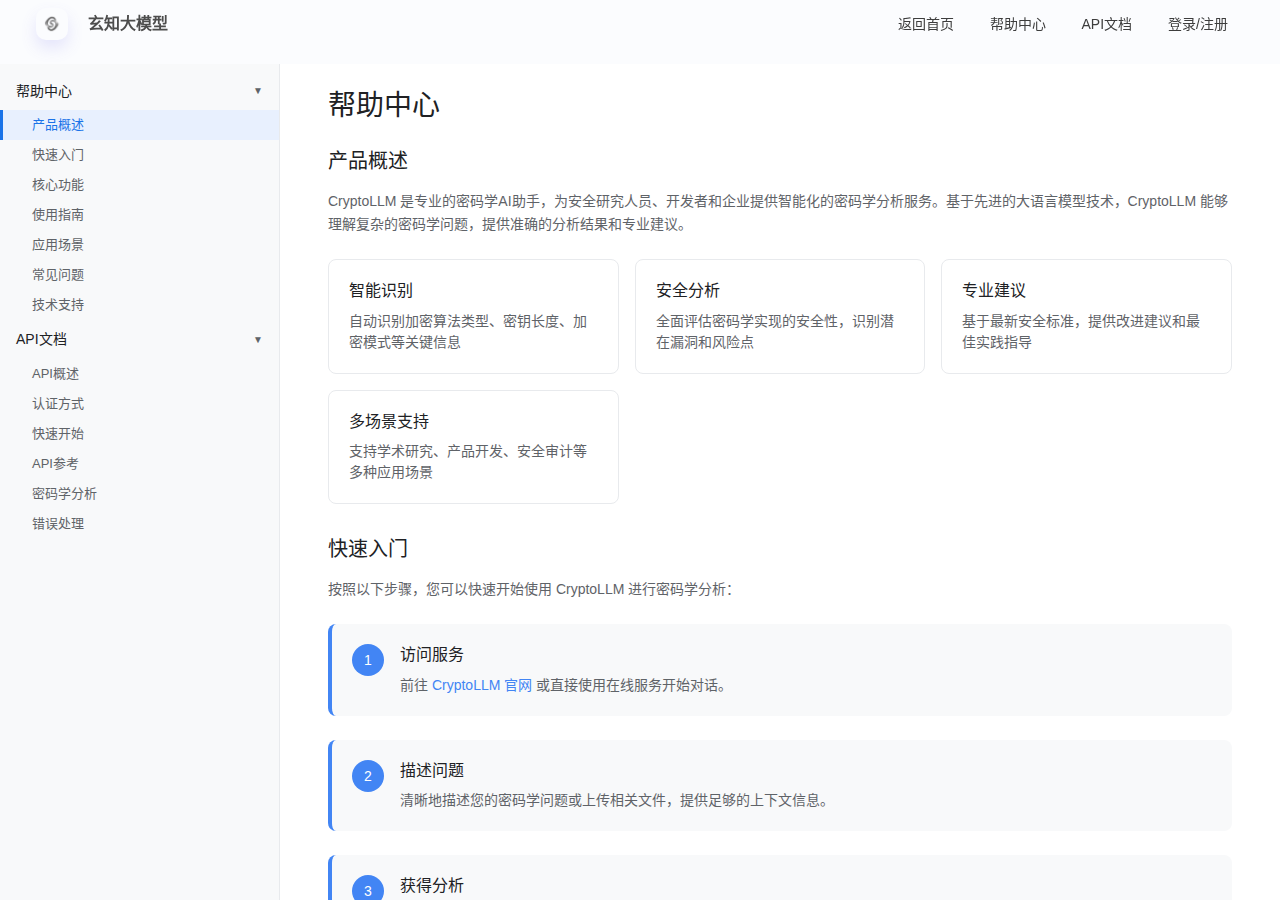
<file: docs.html>
<!DOCTYPE html>
<html lang="zh-CN">
<head>
    <meta charset="UTF-8">
    <meta name="viewport" content="width=device-width, initial-scale=1.0">
    <title>CryptoLLM 帮助中心 & API文档</title>
    <link rel="stylesheet" href="css/style.css">
    <link rel="stylesheet" href="css/docs.css">
    <link rel="icon" href="assets/images/favicon.ico" type="image/x-icon">
</head>
<body>
    <!-- 顶部导航 - 使用首页样式 -->
    <div class="commonHeader">
        <div class="commonHeader__container">
            <div class="SiteBrand___R6DmL">
                <div class="leftMenu___ph6MK">
                    <div class="leftMenuLogo___YArLG">
                        <img class="leftMenuLogoImg___W2uMK" src="assets/images/logo1.png" alt="logo">
                    </div>
                    <div class="leftMenuColumn___XLoF9">玄知大模型</div>
                </div>
            </div>
            <div class="commonHeader__container__right">
                <div class="UserAccount___vc8Yx">
                    <span class="UserAccount__Link___OsXdv" onclick="window.open('index.html', '_self')">
                        <span class="UserAccount__Link__Text___NYqqn">返回首页</span>
                    </span>
                    <span class="UserAccount__Link___OsXdv">
                        <a href="#help-section" style="color: inherit; text-decoration: none;">
                            <span class="UserAccount__Link__Text___NYqqn">帮助中心</span>
                        </a>
                    </span>
                    <span class="UserAccount__Link___OsXdv">
                        <a href="#api-section" style="color: inherit; text-decoration: none;">
                            <span class="UserAccount__Link__Text___NYqqn">API文档</span>
                        </a>
                    </span>
                    <span class="UserAccount__Link___OsXdv" onclick="window.open('https://cryptollm.xidian.edu.cn/', '_blank')">
                        <span class="UserAccount__Link__Text___NYqqn">登录/注册</span>
                    </span>
                </div>
            </div>
        </div>
    </div>

    <div class="docs-container">
        <!-- 右侧导航 -->
        <aside class="docs-sidebar">
            <nav class="docs-nav">
                <div class="nav-section">
                    <h3 class="nav-title">帮助中心</h3>
                    <ul>
                        <li><a href="#overview" class="active">产品概述</a></li>
                        <li><a href="#getting-started">快速入门</a></li>
                        <li><a href="#features">核心功能</a></li>
                        <li><a href="#usage-guide">使用指南</a></li>
                        <li><a href="#scenarios">应用场景</a></li>
                        <li><a href="#faq">常见问题</a></li>
                        <li><a href="#support">技术支持</a></li>
                    </ul>
                </div>
                <div class="nav-section">
                    <h3 class="nav-title">API文档</h3>
                    <ul>
                        <li><a href="#api-overview">API概述</a></li>
                        <li><a href="#authentication">认证方式</a></li>
                        <li><a href="#api-getting-started">快速开始</a></li>
                        <li><a href="#endpoints">API参考</a></li>
                        <li><a href="#crypto-analysis">密码学分析</a></li>
                        <li><a href="#error-handling">错误处理</a></li>
                    </ul>
                </div>
            </nav>
        </aside>

        <!-- 主内容区域 -->
        <main class="docs-content">
            <!-- 帮助中心部分 -->
            <div id="help-section" class="content-section">
                <h1 class="section-title">帮助中心</h1>
                
                <!-- 产品概述 -->
                <section id="overview" class="content-block">
                    <h2>产品概述</h2>
                    <p>CryptoLLM 是专业的密码学AI助手，为安全研究人员、开发者和企业提供智能化的密码学分析服务。基于先进的大语言模型技术，CryptoLLM 能够理解复杂的密码学问题，提供准确的分析结果和专业建议。</p>
                    
                    <div class="feature-grid">
                        <div class="feature-card">
                            <h3>智能识别</h3>
                            <p>自动识别加密算法类型、密钥长度、加密模式等关键信息</p>
                        </div>
                        <div class="feature-card">
                            <h3>安全分析</h3>
                            <p>全面评估密码学实现的安全性，识别潜在漏洞和风险点</p>
                        </div>
                        <div class="feature-card">
                            <h3>专业建议</h3>
                            <p>基于最新安全标准，提供改进建议和最佳实践指导</p>
                        </div>
                        <div class="feature-card">
                            <h3>多场景支持</h3>
                            <p>支持学术研究、产品开发、安全审计等多种应用场景</p>
                        </div>
                    </div>
                </section>

                <!-- 快速入门 -->
                <section id="getting-started" class="content-block">
                    <h2>快速入门</h2>
                    <p>按照以下步骤，您可以快速开始使用 CryptoLLM 进行密码学分析：</p>
                    
                    <div class="step-list">
                        <div class="step-item">
                            <div class="step-number">1</div>
                            <div class="step-content">
                                <h3>访问服务</h3>
                                <p>前往 <a href="https://cryptollm.xidian.edu.cn/" target="_blank">CryptoLLM 官网</a> 或直接使用在线服务开始对话。</p>
                            </div>
                        </div>
                        
                        <div class="step-item">
                            <div class="step-number">2</div>
                            <div class="step-content">
                                <h3>描述问题</h3>
                                <p>清晰地描述您的密码学问题或上传相关文件，提供足够的上下文信息。</p>
                            </div>
                        </div>
                        
                        <div class="step-item">
                            <div class="step-number">3</div>
                            <div class="step-content">
                                <h3>获得分析</h3>
                                <p>CryptoLLM 将为您提供详细的分析结果、安全评估和改进建议。</p>
                            </div>
                        </div>
                    </div>
                </section>

                <!-- 核心功能 -->
                <section id="features" class="content-block">
                    <h2>核心功能</h2>
                    
                    <div class="features-list">
                        <div class="feature-item">
                            <h3>算法识别与分析</h3>
                            <p>支持主流密码学算法的识别和深度分析：</p>
                            <ul>
                                <li><strong>对称加密：</strong>AES、DES、3DES、ChaCha20、Salsa20</li>
                                <li><strong>非对称加密：</strong>RSA、ECC、ElGamal、DSA</li>
                                <li><strong>哈希函数：</strong>SHA系列、MD5、BLAKE2、Keccak</li>
                                <li><strong>数字签名：</strong>ECDSA、RSA签名、EdDSA</li>
                                <li><strong>密钥交换：</strong>DH、ECDH、X25519、X448</li>
                            </ul>
                        </div>
                        
                        <div class="feature-item">
                            <h3>安全性评估</h3>
                            <p>全方位的密码学安全评估服务：</p>
                            <ul>
                                <li>密钥长度和强度评估</li>
                                <li>算法配置安全性检查</li>
                                <li>实现方式漏洞检测</li>
                                <li>侧信道攻击风险评估</li>
                                <li>合规性标准检查</li>
                            </ul>
                        </div>
                    </div>
                </section>

                <!-- 使用指南 -->
                <section id="usage-guide" class="content-block">
                    <h2>使用指南</h2>
                    
                    <div class="guide-content">
                        <h3>基础分析</h3>
                        <p>向 CryptoLLM 提供哈希值，系统将自动识别算法类型并进行分析：</p>
                        <div class="example-box">
                            <div class="example-title">示例对话</div>
                            <div class="chat-example">
                                <div class="user-message">请分析这个哈希值：d41d8cd98f00b204e9800998ecf8427e</div>
                                <div class="ai-message">这是一个MD5哈希值，长度为32位十六进制字符。经过分析，这个哈希对应的原文是空字符串("")。需要注意的是，MD5算法已存在碰撞攻击，不建议在安全敏感场景中使用，建议升级至SHA-256或更安全的哈希算法。</div>
                            </div>
                        </div>
                    </div>
                </section>

                <!-- 应用场景 -->
                <section id="scenarios" class="content-block">
                    <h2>应用场景</h2>
                    
                    <div class="scenarios-grid">
                        <div class="scenario-card">
                            <h3>学术研究</h3>
                            <p>为密码学研究提供智能分析工具</p>
                        </div>
                        <div class="scenario-card">
                            <h3>产品开发</h3>
                            <p>协助开发团队构建安全产品</p>
                        </div>
                        <div class="scenario-card">
                            <h3>安全审计</h3>
                            <p>专业的安全评估和审计服务</p>
                        </div>
                        <div class="scenario-card">
                            <h3>教育培训</h3>
                            <p>密码学教育和人才培养</p>
                        </div>
                    </div>
                </section>

                <!-- 常见问题 -->
                <section id="faq" class="content-block">
                    <h2>常见问题</h2>
                    
                    <div class="faq-list">
                        <div class="faq-item">
                            <div class="faq-question" onclick="toggleFAQ(this)">
                                <h3>CryptoLLM 适用于哪些用户群体？</h3>
                                <span class="faq-toggle">+</span>
                            </div>
                            <div class="faq-answer">
                                <p>CryptoLLM 主要面向安全研究人员、软件开发者、网络安全专家、学术研究者和企业用户。</p>
                            </div>
                        </div>
                        
                        <div class="faq-item">
                            <div class="faq-question" onclick="toggleFAQ(this)">
                                <h3>如何保证分析结果的准确性和可靠性？</h3>
                                <span class="faq-toggle">+</span>
                            </div>
                            <div class="faq-answer">
                                <p>我们基于权威密码学文献和标准训练模型，持续更新最新的安全研究成果，并建议用户结合专业判断使用分析结果。</p>
                            </div>
                        </div>
                    </div>
                </section>

                <!-- 技术支持 -->
                <section id="support" class="content-block">
                    <h2>技术支持</h2>
                    
                    <div class="contact-grid">
                        <div class="contact-card">
                            <h3>📧 邮件支持</h3>
                            <p>technical-support@cryptollm.xidian.edu.cn</p>
                        </div>
                        <div class="contact-card">
                            <h3>🎓 学术合作</h3>
                            <p>nss-lab@xidian.edu.cn</p>
                        </div>
                    </div>
                </section>
            </div>

            <!-- API文档部分 -->
            <div id="api-section" class="content-section">
                <h1 class="section-title">API文档</h1>
                
                <!-- API概述 -->
                <section id="api-overview" class="content-block">
                    <h2>API概述</h2>
                    <p>CryptoLLM API 为开发者提供了强大的密码学分析能力，支持多种加密算法的分析、破解和安全评估。通过简单的HTTP请求，您可以轻松集成我们的AI密码学专家能力到您的应用中。</p>
                    
                    <div class="feature-grid">
                        <div class="feature-card">
                            <h3>加密算法分析</h3>
                            <p>支持RSA、AES、DES等主流加密算法的安全性分析</p>
                        </div>
                        <div class="feature-card">
                            <h3>密钥管理</h3>
                            <p>提供密钥生成、验证和强度评估功能</p>
                        </div>
                        <div class="feature-card">
                            <h3>安全评估</h3>
                            <p>全面的密码学安全性评估和风险分析报告</p>
                        </div>
                        <div class="feature-card">
                            <h3>高性能</h3>
                            <p>毫秒级响应，支持高并发请求处理</p>
                        </div>
                    </div>
                </section>

                <!-- 认证方式 -->
                <section id="authentication" class="content-block">
                    <h2>认证方式</h2>
                    <p>CryptoLLM API 使用API密钥进行身份验证。您需要在请求头中包含您的API密钥：</p>
                    
                    <div class="code-block">
                        <div class="code-header">
                            <span>HTTP Header</span>
                            <button class="copy-btn" onclick="copyCode(this)">复制</button>
                        </div>
                        <pre><code>Authorization: Bearer YOUR_API_KEY
Content-Type: application/json</code></pre>
                    </div>
                </section>

                <!-- 快速开始 -->
                <section id="api-getting-started" class="content-block">
                    <h2>快速开始</h2>
                    <p>以下是一个简单的示例，展示如何使用CryptoLLM API进行密码学分析：</p>

                    <div class="code-tabs">
                        <div class="tab-buttons">
                            <button class="tab-btn active" onclick="showTab('curl')">cURL</button>
                            <button class="tab-btn" onclick="showTab('python')">Python</button>
                            <button class="tab-btn" onclick="showTab('javascript')">JavaScript</button>
                        </div>

                        <div class="tab-content active" id="curl">
                            <div class="code-block">
                                <div class="code-header">
                                    <span>cURL</span>
                                    <button class="copy-btn" onclick="copyCode(this)">复制</button>
                                </div>
                                <pre><code>curl -X POST "https://api.cryptollm.xidian.edu.cn/v1/analyze" \
  -H "Authorization: Bearer YOUR_API_KEY" \
  -H "Content-Type: application/json" \
  -d '{
    "type": "hash_analysis",
    "input": "5d41402abc4b2a76b9719d911017c592",
    "algorithm": "md5"
  }'</code></pre>
                            </div>
                        </div>

                        <div class="tab-content" id="python">
                            <div class="code-block">
                                <div class="code-header">
                                    <span>Python</span>
                                    <button class="copy-btn" onclick="copyCode(this)">复制</button>
                                </div>
                                <pre><code>import requests

url = "https://api.cryptollm.xidian.edu.cn/v1/analyze"
headers = {
    "Authorization": "Bearer YOUR_API_KEY",
    "Content-Type": "application/json"
}
data = {
    "type": "hash_analysis",
    "input": "5d41402abc4b2a76b9719d911017c592",
    "algorithm": "md5"
}

response = requests.post(url, headers=headers, json=data)
result = response.json()
print(result)</code></pre>
                            </div>
                        </div>

                        <div class="tab-content" id="javascript">
                            <div class="code-block">
                                <div class="code-header">
                                    <span>JavaScript</span>
                                    <button class="copy-btn" onclick="copyCode(this)">复制</button>
                                </div>
                                <pre><code>const response = await fetch('https://api.cryptollm.xidian.edu.cn/v1/analyze', {
  method: 'POST',
  headers: {
    'Authorization': 'Bearer YOUR_API_KEY',
    'Content-Type': 'application/json'
  },
  body: JSON.stringify({
    type: 'hash_analysis',
    input: '5d41402abc4b2a76b9719d911017c592',
    algorithm: 'md5'
  })
});

const result = await response.json();
console.log(result);</code></pre>
                            </div>
                        </div>
                    </div>
                </section>

                <!-- API参考 -->
                <section id="endpoints" class="content-block">
                    <h2>API参考</h2>
                    
                    <div class="endpoint-list">
                        <div class="endpoint-item">
                            <div class="endpoint-header">
                                <span class="method post">POST</span>
                                <span class="url">/v1/analyze</span>
                            </div>
                            <p>通用分析接口，支持多种密码学分析任务</p>
                        </div>

                        <div class="endpoint-item">
                            <div class="endpoint-header">
                                <span class="method get">GET</span>
                                <span class="url">/v1/algorithms</span>
                            </div>
                            <p>获取支持的加密算法列表</p>
                        </div>
                    </div>
                </section>

                <!-- 密码学分析 -->
                <section id="crypto-analysis" class="content-block">
                    <h2>密码学分析</h2>
                    
                    <h3>哈希分析</h3>
                    <p>分析哈希值，识别哈希算法类型，尝试破解弱密码：</p>
                    
                    <div class="code-block">
                        <div class="code-header">
                            <span>请求示例</span>
                            <button class="copy-btn" onclick="copyCode(this)">复制</button>
                        </div>
                        <pre><code>{
  "type": "hash_analysis",
  "input": "5d41402abc4b2a76b9719d911017c592",
  "options": {
    "crack": true,
    "dictionary": "common_passwords"
  }
}</code></pre>
                    </div>
                </section>

                <!-- 错误处理 -->
                <section id="error-handling" class="content-block">
                    <h2>错误处理</h2>
                    <p>API使用标准HTTP状态码指示请求的结果：</p>
                    
                    <div class="error-codes">
                        <div class="error-item">
                            <span class="code">200</span>
                            <span class="description">请求成功</span>
                        </div>
                        <div class="error-item">
                            <span class="code">400</span>
                            <span class="description">请求参数错误</span>
                        </div>
                        <div class="error-item">
                            <span class="code">401</span>
                            <span class="description">未授权，请检查API密钥</span>
                        </div>
                        <div class="error-item">
                            <span class="code">429</span>
                            <span class="description">请求频率超限</span>
                        </div>
                        <div class="error-item">
                            <span class="code">500</span>
                            <span class="description">服务器内部错误</span>
                        </div>
                    </div>
                </section>
            </div>
        </main>
    </div>

    <script src="js/docs.js"></script>
</body>
</html>
</file>
<file: css/style.css>
:root {
    --T-Text-1: #333333;
    --primary-color: #196ef7;
    --secondary-color: #85bffb;
    --accent-color: #aecbfe;
    --text-muted: #8f91a8;
    --bg-light: #fbfcfe;
    --bg-gradient: linear-gradient(135deg, #196ef7, #85bffb);
    --shadow-light: 0 8px 32px rgba(25, 110, 247, 0.3);
    --shadow-medium: 0 12px 40px rgba(25, 110, 247, 0.4);
    --border-radius: 12px;
    --transition: all 0.3s cubic-bezier(0.4, 0, 0.2, 1);
}

* {
    margin: 0;
    padding: 0;
    box-sizing: border-box;
}

img {
    vertical-align: middle;
    border-style: none;
}

body {
    font-family: 'PingFang SC', -apple-system, BlinkMacSystemFont, 'Segoe UI', Roboto, 'Helvetica Neue', Arial, sans-serif;
    line-height: 1.6;
    color: var(--T-Text-1);
    background: var(--bg-light);
    overflow: hidden;
    scroll-behavior: smooth;
}

.container {
    max-width: 1200px;
    margin: 0 auto;
    padding: 0 20px;
}

.commonHeader {
    position: fixed;
    top: 0;
    left: 0;
    right: 0;
    z-index: 999;
    height: 48px;
    background-color: transparent;
    backdrop-filter: blur(32px);
}

.top-navigation.scrolled {
    background: rgba(10, 10, 10, 0.95);
    backdrop-filter: blur(32px);
}

.commonHeader__container {
    display: flex;
    align-items: center;
    justify-content: space-between;
    height: 48px;
    padding: 0 32px;
}


.SiteBrand___R6DmL {
    display: flex;
    align-items: center;
}

.leftMenu___ph6MK {
    display: flex;
    align-items: center;
    gap: 8px;
    cursor: pointer;
}

.SiteBrand___R6DmL .leftMenu___ph6MK .leftMenuLogo___YArLG {
    display: flex;
    align-items: center;
    justify-content: center;
    width: 32px;
    height: 32px;
    margin-left: 4px;
    color: #fff;
    font-size: 10px;
    /* background: #615ced; */
    border-radius: 10px;
    box-shadow: 0 8px 16px #6f6bef29;
    opacity: 1;
    transition: opacity .5s ease, backdrop-filter .5s ease;
}

.SiteBrand___R6DmL .leftMenu___ph6MK .leftMenuLogo___YArLG .leftMenuLogoImg___W2uMK {
    width: 20px;
}

.leftMenuLogoImg___W2uMK {
    width: 20px;
    height: 20px;
}

.commonHeader__container__logo {
    width: 152px;
    height: 32px;
    cursor: pointer;
}

/* .SiteBrand___R6DmL .leftMenu___ph6MK .leftMenuColumn___XLoF9 {
    width: 68px;
    height: 16px;
    margin-left: 12px;
} */
.leftMenuColumn___XLoF9 {
    display: inline-block;
    width: 68px;
    height: 16px;
    margin-left: 12px;

    font-size: 16px;
    /* 调整字体大小接近图片效果 */
    font-weight: bold;
    /* 如果图片是粗体 */
    color: #4d4d4d;
    /* 文字颜色，按图片颜色调整 */
    line-height: 16px;
    /* 垂直居中 */
    white-space: nowrap;
    /* 避免换行 */
}


.commonHeader__container__right {
    display: flex;
    align-items: center;
}

.UserAccount___vc8Yx {
    display: flex;
    align-items: center;
    height: 48px;
    gap: 0px;
}

.UserAccount__Link___OsXdv {
    padding: 0 16px;
    cursor: pointer;
    transition: var(--transition);
    display: flex;
    align-items: center;
    height: 48px;
}

.UserAccount__Link___OsXdv:hover {
    background: transparent;
}

.UserAccount__Link__Text___NYqqn {
    margin-right: 4px;
    overflow: hidden;
    color: #3d3d3d;
    white-space: nowrap;
    text-overflow: ellipsis;
    font-size: 14px !important;
    font-weight: 500 !important;
}

.UserAccount__Link___OsXdv:hover .UserAccount__Link__Text___NYqqn {
    color: #196ef7;
}

/* 导航栏背景区域 */
.nav-background {
    position: absolute;
    top: 0;
    left: 0;
    width: 100%;
    height: 70px;
    background: linear-gradient(135deg, rgba(102, 126, 234, 0.8), rgba(118, 75, 162, 0.8));
    z-index: -1;
}

.HomeApp {
    margin: 0;
    padding: 0;
    overflow: hidden;
}

.HomeApp .HomeAppBg {
    z-index: -10;
    display: flex;
    flex-direction: column;
    align-items: center;
    justify-content: flex-start;
    width: 100%;
    height: 100vh;
    margin: 0;
    padding: 0;
    background-color: transparent;
}

.HomeApp .top-nevigation {
    position: fixed;
    top: 0;
    z-index: 999;
    display: flex;
    align-items: center;
    box-sizing: border-box;
    width: 100vw;
    height: 48px;
    background-color: #fbfcfeb3;
    backdrop-filter: blur(32px);
}

.HomeApp .nevigation-fake {
    display: none;
}

.HomeApp .part-zero {
    position: fixed;
    top: 0;
    left: 0;
    z-index: 90;
    display: flex;
    flex-direction: column;
    align-items: center;
    justify-content: flex-start;
    width: 100%;
    height: 100vh;
    overflow: hidden;
    transform: translateY(0);
    transition: transform 0.8s cubic-bezier(0.4, 0, 0.2, 1);
}

.HomeApp .part-zero.hide {
    transform: translateY(-100vh);
}

.HomeApp .bg_video {
    position: absolute;
    top: 0;
    z-index: 70;
    width: 100vw;
    margin-top: -20vw;
    transform: none;
}

.HomeApp .bg_video video {
    z-index: 70;
    width: 100%;
    height: auto;
    opacity: 1;
    transition: opacity 0.3s;
}

.HomeApp .main-ui {
    position: relative;
    z-index: 99;
    display: flex;
    flex-direction: column;
    gap: 1vw;
    align-items: center;
    justify-content: center;
    width: 100vw;
    margin-top: 48px;
    opacity: 0;
    transition: opacity 1s ease-in-out;
}

.HomeApp .enter_ui {
    position: relative;
    display: flex;
    flex-direction: row;
    gap: .93vw;
    align-items: center;
    justify-content: center;
    height: 2.625vw;
}

.HomeApp .top-title {
    margin-top: 3vw;
    color: var(--T-Text-1);
    font-weight: 600;
    font-size: 3vw;
    font-family: PingFang SC;
    line-height: 3.5vw;
}

.HomeApp .top-subtitle {
    color: #8f91a8;
    font-weight: 200;
    font-size: 1.65vw;
    line-height: 2.5vw;
}


.HomeApp .enter_button {
    position: relative;
    display: flex;
    align-items: center;
    justify-content: center;
    width: 7.25vw;
    height: 2.625vw;
    color: #fff;
    font-weight: 400;
    font-size: 1vw;
    background-color: #196ef7;
    border-radius: 5.75vw;
    cursor: pointer;
    transition: background-color .3s ease;
}

.HomeApp .enter_button:hover {
    background-color: #85bffb;
}

.HomeApp .video_button {
    position: relative;
    display: flex;
    align-items: center;
    justify-content: center;
    width: 2.625vw;
    height: 2.625vw;
    background-color: #aecbfe;
    border-radius: 5.75vw;
    cursor: pointer;
    transition: background-color .3s ease;
}

.HomeApp .video_button:hover {
    background-color: #5f99ff;
}

.HomeApp .video_button .play_image {
    width: 1.25vw;
    height: 1.375vw;
    margin-left: .1875vw;
    background-image: url(https://img.alicdn.com/imgextra/i1/O1CN01FdmruO1Eg5X93t1uQ_!!6000000000380-2-tps-328-376.png);
    background-repeat: no-repeat;
    background-position: center;
    background-size: cover;
}

/* 视频弹窗 */
.videoMask {
    display: none;
    position: fixed;
    top: 0;
    right: 0;
    bottom: 0;
    left: 0;
    z-index: 1000;
    overflow: auto;
    outline: 0;
    -webkit-overflow-scrolling: touch;
    background: rgba(0, 0, 0, 0.45);
    backdrop-filter: blur(10px);
}

.videoMask .content {
    position: relative;
    margin: 0 auto;
    width: 85%;
    max-width: 1200px;
    top: 50%;
    transform: translateY(-50%);
    display: flex;
    align-items: center;
    justify-content: center;
    min-height: 100vh;
    padding: 40px 20px;
    box-sizing: border-box;
}

.videoMask .content video {
    box-sizing: border-box;
    width: 100%;
    max-width: 1000px;
    height: auto;
    background: #000;
    border-radius: 8px;
    box-shadow: 0 16px 48px rgba(0, 0, 0, 0.3);
}

.videoMask .videoClose {
    position: absolute;
    top: 195px;
    right: 65px;
    color: #fff;
    font-size: 24px;
    cursor: pointer;
    transition: all 0.3s ease;
    background: rgba(0, 0, 0, 0.7);
    border-radius: 50%;
    width: 36px;
    height: 36px;
    display: flex;
    align-items: center;
    justify-content: center;
    z-index: 1001;
}

.videoMask .videoClose:hover {
    color: #ff4d4f;
    background: rgba(0, 0, 0, 0.5);
    transform: scale(1.1);
}

.videoMask .videoClose .anticon {
    display: inline-flex;
    align-items: center;
    justify-content: center;
}

.videoMask .videoClose svg {
    width: 18px;
    height: 18px;
    fill: currentColor;
}

.videoMask .content video {
    box-sizing: border-box;
    width: 100%;
    background: #fff;
    border: 0 solid;
    border-image: linear-gradient(191deg, #196ef7 3%, #196ef700 143%) 0;
}

/* 动画定义 */
@keyframes fadeInUp {
    from {
        opacity: 0;
        transform: translateY(50px);
    }

    to {
        opacity: 1;
        transform: translateY(0);
    }
}

@keyframes bounce {

    0%,
    20%,
    50%,
    80%,
    100% {
        transform: translateX(-50%) translateY(0);
    }

    40% {
        transform: translateX(-50%) translateY(-10px);
    }

    60% {
        transform: translateX(-50%) translateY(-5px);
    }
}

/* 第二页样式 */
.HomeApp .part-one {
    position: fixed;
    top: 0;
    left: 0;
    z-index: 100;
    display: flex;
    flex-direction: column;
    align-items: center;
    justify-content: flex-start;
    width: 100%;
    height: 100vh;
    background-color: #fbfcfe;
    transform: translateY(100vh);
    transition: transform 0.8s cubic-bezier(0.4, 0, 0.2, 1);
    opacity: 0;
}

.HomeApp .part-one.active {
    transform: translateY(0);
    opacity: 1;
}

.HomeApp .bg_video_page2 {
    position: absolute;
    top: 0;
    left: 0;
    z-index: 80;
    width: 100%;
    height: 100%;
}

.HomeApp .bg_video_page2 video {
    z-index: 80;
    width: 100%;
    height: 100%;
    object-fit: cover;
    opacity: 1;
    transition: opacity 0.3s;
}

.HomeApp .main-ui-page2 {
    position: relative;
    z-index: 120;
    display: flex;
    flex-direction: column;
    gap: 2vw;
    align-items: center;
    justify-content: flex-start;
    width: 100%;
    height: 100%;
    padding: 48px 0;
    opacity: 0;
    pointer-events: none;
    transition: opacity 1s ease-in-out 0.3s;
}

.HomeApp .part-one.active .main-ui-page2 {
    opacity: 1;
    pointer-events: auto;
}

.HomeApp .title {
    margin-top: 10vw;
    color: var(--T-Text-1);
    font-weight: 600;
    font-size: 3vw;
    font-family: PingFang SC;
    line-height: 4vw;
}

.HomeApp .subtitle {
    margin-top: -.75vw;
    color: var(--T-Text-1);
    font-weight: 300;
    font-size: 1.5vw;
    line-height: 2.5vw;
}

.HomeApp .page2-title {
    color: var(--T-Text-1);
    font-weight: 600;
    font-size: 3vw;
    font-family: PingFang SC;
    line-height: 3.5vw;
    text-shadow: 0 2px 8px rgba(0, 0, 0, 0.3);
}

.HomeApp .page2-subtitle {
    color: #8f91a8;
    font-weight: 200;
    font-size: 1.65vw;
    line-height: 2.5vw;
    text-shadow: 0 1px 4px rgba(0, 0, 0, 0.3);
}

.HomeApp .page2-content {
    display: flex;
    flex-direction: column;
    align-items: center;
    gap: 3vw;
    max-width: 1200px;
    padding: 0 2vw;
}

.HomeApp .feature-cards {
    display: grid;
    grid-template-columns: repeat(3, 1fr);
    gap: 2vw;
    width: 100%;
    max-width: 900px;
}

.HomeApp .feature-card {
    background: rgba(255, 255, 255, 0.95);
    backdrop-filter: blur(20px);
    border-radius: var(--border-radius);
    padding: 2vw;
    text-align: center;
    transition: var(--transition);
    box-shadow: var(--shadow-light);
    border: 1px solid rgba(255, 255, 255, 0.2);
}

.HomeApp .feature-card:hover {
    transform: translateY(-8px);
    box-shadow: var(--shadow-medium);
}

.HomeApp .feature-card .card-icon {
    font-size: 3vw;
    margin-bottom: 1vw;
    opacity: 0.9;
}

.HomeApp .feature-card h3 {
    color: var(--T-Text-1);
    font-size: 1.2vw;
    font-weight: 600;
    margin-bottom: 0.8vw;
    line-height: 1.4;
}

.HomeApp .feature-card p {
    color: var(--text-muted);
    font-size: 0.9vw;
    line-height: 1.6;
    margin: 0;
}

.HomeApp .page2-actions {
    display: flex;
    gap: 1.5vw;
    align-items: center;
    justify-content: center;
}

.HomeApp .action-button {
    display: flex;
    align-items: center;
    justify-content: center;
    padding: 1vw 2.5vw;
    color: #fff;
    font-weight: 500;
    font-size: 1vw;
    border-radius: 5.75vw;
    cursor: pointer;
    transition: var(--transition);
    text-decoration: none;
    box-shadow: 0 4px 16px rgba(25, 110, 247, 0.3);
}

.HomeApp .action-button.primary {
    background: var(--bg-gradient);
}

.HomeApp .action-button.primary:hover {
    transform: translateY(-2px);
    box-shadow: 0 8px 24px rgba(25, 110, 247, 0.4);
}

.HomeApp .action-button.secondary {
    background: rgba(255, 255, 255, 0.2);
    backdrop-filter: blur(10px);
    border: 1px solid rgba(255, 255, 255, 0.3);
}

.HomeApp .action-button.secondary:hover {
    background: rgba(255, 255, 255, 0.3);
    transform: translateY(-2px);
}

/* 第三页样式 */
.HomeApp .part-two {
    position: fixed;
    top: 0;
    left: 0;
    z-index: 100;
    display: flex;
    flex-direction: column;
    align-items: center;
    justify-content: flex-start;
    width: 100%;
    height: 100vh;
    background-color: #fbfcfe;
    transform: translateY(100vh);
    transition: transform 0.8s cubic-bezier(0.4, 0, 0.2, 1);
    opacity: 0;
}

.HomeApp .part-two.active {
    transform: translateY(0);
    opacity: 1;
}

.HomeApp .bg_video_page3 {
    position: absolute;
    top: 0;
    left: 0;
    z-index: 80;
    width: 100%;
    height: 100%;
}

.HomeApp .bg_video_page3 video {
    z-index: 80;
    width: 100%;
    height: 100%;
    object-fit: cover;
    opacity: 1;
    transition: opacity 0.3s;
}

.HomeApp .main-ui-page3 {
    position: relative;
    z-index: 120;
    display: flex;
    flex-direction: column;
    gap: 2vw;
    align-items: center;
    justify-content: flex-start;
    width: 100%;
    height: 100%;
    padding: 48px 0;
    opacity: 0;
    pointer-events: none;
    transition: opacity 1s ease-in-out 0.3s;
}

.HomeApp .part-two.active .main-ui-page3 {
    opacity: 1;
    pointer-events: auto;
}

/* 第四页样式 */
.HomeApp .part-three {
    position: fixed;
    top: 0;
    left: 0;
    z-index: 100;
    display: flex;
    flex-direction: column;
    align-items: center;
    justify-content: flex-start;
    width: 100%;
    height: 100vh;
    background-color: #fbfcfe;
    transform: translateY(100vh);
    transition: transform 0.8s cubic-bezier(0.4, 0, 0.2, 1);
    opacity: 0;
}

.HomeApp .part-three.active {
    transform: translateY(0);
    opacity: 1;
}

.HomeApp .bg_video_page4 {
    position: absolute;
    top: 0;
    left: 0;
    z-index: 80;
    width: 100%;
    height: 100%;
}

.HomeApp .bg_video_page4 video {
    z-index: 80;
    width: 100%;
    height: 100%;
    object-fit: cover;
    opacity: 1;
    transition: opacity 0.3s;
}

.HomeApp .main-ui-page4 {
    position: relative;
    z-index: 120;
    display: flex;
    flex-direction: column;
    gap: 2vw;
    align-items: center;
    justify-content: flex-start;
    width: 100%;
    height: 100%;
    padding: 48px 0;
    opacity: 0;
    pointer-events: none;
    transition: opacity 1s ease-in-out 0.3s;
}

.HomeApp .part-three.active .main-ui-page4 {
    opacity: 1;
    pointer-events: auto;
}

/* 第五页样式 */
.HomeApp .part-four {
    position: fixed;
    top: 0;
    left: 0;
    z-index: 100;
    display: flex;
    flex-direction: column;
    align-items: center;
    justify-content: flex-start;
    width: 100%;
    height: 100vh;
    background-color: #fbfcfe;
    transform: translateY(100vh);
    transition: transform 0.8s cubic-bezier(0.4, 0, 0.2, 1);
    opacity: 0;
}

.HomeApp .part-four.active {
    transform: translateY(0);
    opacity: 1;
}

.HomeApp .bg_video_page5 {
    position: absolute;
    top: 0;
    left: 0;
    z-index: 80;
    width: 100%;
    height: 100%;
}

.HomeApp .bg_video_page5 video {
    z-index: 80;
    width: 100%;
    height: 100%;
    object-fit: cover;
    opacity: 1;
    transition: opacity 0.3s;
}

.HomeApp .main-ui-page5 {
    position: relative;
    z-index: 120;
    display: flex;
    flex-direction: column;
    gap: 2vw;
    align-items: center;
    justify-content: flex-start;
    width: 100%;
    height: 100%;
    padding: 48px 0;
    opacity: 0;
    pointer-events: none;
    transition: opacity 1s ease-in-out 0.3s;
}

.HomeApp .part-four.active .main-ui-page5 {
    opacity: 1;
    pointer-events: auto;
}

/* 页面指示器 */
.page-indicators {
    position: fixed;
    right: 30px;
    top: 50%;
    transform: translateY(-50%);
    z-index: 1000;
    display: flex;
    flex-direction: column;
    gap: 12px;
}

.page-indicators .indicator {
    width: 12px;
    height: 12px;
    border-radius: 50%;
    background: rgba(255, 255, 255, 0.4);
    cursor: pointer;
    transition: var(--transition);
    border: 2px solid transparent;
}

.page-indicators .indicator.active {
    background: var(--primary-color);
    box-shadow: 0 0 0 4px rgba(25, 110, 247, 0.3);
}

.page-indicators .indicator:hover {
    background: rgba(255, 255, 255, 0.6);
    transform: scale(1.2);
}

/* 页面指示器 */
.page-indicators {
    position: fixed;
    right: 30px;
    top: 50%;
    transform: translateY(-50%);
    z-index: 1000;
    display: flex;
    flex-direction: column;
    gap: 12px;
}

.page-indicators .indicator {
    width: 12px;
    height: 12px;
    border-radius: 50%;
    background: rgba(255, 255, 255, 0.4);
    cursor: pointer;
    transition: var(--transition);
    border: 2px solid transparent;
}

/* 第六页样式 - 产品动态页面 */
.HomeApp .part-five {
    position: fixed;
    top: 0;
    left: 0;
    z-index: 100;
    display: flex;
    flex-direction: column;
    align-items: center;
    justify-content: flex-start;
    width: 100%;
    height: 100vh;
    background: #D1D5D6;
    transform: translateY(100vh);
    transition: transform 0.8s cubic-bezier(0.4, 0, 0.2, 1);
    opacity: 0;
    padding: 48px 0 0 0;
    overflow-y: auto;
}

.HomeApp .part-five.active {
    transform: translateY(0);
    opacity: 1;
}

.news-page-container {
    display: flex;
    flex-direction: column;
    align-items: center;
    width: 100%;
    max-width: 1200px;
    min-height: 100%;
    padding: 0 40px;
    box-sizing: border-box;
}

/* 产品动态标题 */
.news-header {
    text-align: center;
    margin: 40px 0 60px 0;
}

.news-title {
    font-size: 3.5rem;
    font-weight: 600;
    color: var(--T-Text-1);
    margin: 0;
    font-family: 'PingFang SC', -apple-system, BlinkMacSystemFont, sans-serif;
    letter-spacing: -0.02em;
}

/* 新闻内容区域 - 进一步增大突出 */
.news-content {
    display: flex;
    flex-direction: column;
    gap: 60px;
    width: 100%;
    max-width: 1100px;
    margin-bottom: 120px;
}

.news-card {
    display: flex;
    gap: 50px;
    background: #E8ECED;
    border-radius: 24px;
    padding: 50px;
    box-shadow: 0 8px 32px rgba(0, 0, 0, 0.1);
    transition: var(--transition);
    border: 1px solid rgba(0, 0, 0, 0.05);
}

.news-card:hover {
    transform: translateY(-8px);
    box-shadow: 0 16px 48px rgba(0, 0, 0, 0.18);
}

.news-image {
    flex-shrink: 0;
    width: 350px;
    height: 240px;
    border-radius: 20px;
    overflow: hidden;
}

.news-image img {
    width: 100%;
    height: 100%;
    object-fit: cover;
    border-radius: 20px;
}

.news-text {
    flex: 1;
    display: flex;
    flex-direction: column;
    gap: 24px;
}

.news-text h3 {
    font-size: 2rem;
    font-weight: 600;
    color: var(--T-Text-1);
    margin: 0;
    line-height: 1.3;
}

.news-text p {
    color: var(--text-muted);
    font-size: 1.2rem;
    line-height: 1.8;
    margin: 0;
    flex: 1;
}

.news-meta {
    display: flex;
    align-items: center;
    gap: 24px;
    margin-top: auto;
}

.news-date {
    color: var(--text-muted);
    font-size: 1.1rem;
    font-weight: 400;
}

.news-tag {
    background: var(--primary-color);
    color: white;
    padding: 8px 20px;
    border-radius: 24px;
    font-size: 1rem;
    font-weight: 500;
}

/* 快速链接区域 - 进一步紧凑 */
.quick-links-section {
    width: 100%;
    max-width: 1200px;
    margin-top: auto;
    padding: 20px 0;
    border-top: 1px solid rgba(0, 0, 0, 0.1);
}

.quick-links-container {
    display: flex;
    align-items: flex-start;
    justify-content: space-between;
    width: 100%;
    margin-bottom: 20px;
}

/* 左侧品牌信息 */
.quick-links-brand {
    flex-shrink: 0;
    text-align: left;
}

.quick-links-brand-title {
    font-size: 2rem;
    font-weight: 600;
    color: var(--T-Text-1);
    margin: 0 0 4px 0;
    font-family: 'PingFang SC', -apple-system, BlinkMacSystemFont, sans-serif;
    letter-spacing: -0.02em;
}

.quick-links-brand-subtitle {
    font-size: 0.9rem;
    color: var(--text-muted);
    margin: 0;
    font-weight: 400;
}

/* 品牌副标题容器 */
.brand-subtitle-container {
    display: flex;
    align-items: center;
    gap: 12px;
}

/* 社交图标样式 */
.brand-social-icons {
    display: flex;
    align-items: center;
    gap: 8px;
}

.social-icon {
    display: inline-flex;
    align-items: center;
    justify-content: center;
    width: 32px;
    height: 32px;
    border-radius: 8px;
    color: var(--text-muted);
    background: rgba(0, 0, 0, 0.05);
    transition: var(--transition);
    text-decoration: none;
    position: relative;
}

.social-icon:hover {
    color: var(--primary-color);
    background: rgba(25, 110, 247, 0.1);
    transform: translateY(-2px);
}

.social-icon svg {
    width: 18px;
    height: 18px;
}

.github-icon:hover {
    color: #333;
    background: rgba(51, 51, 51, 0.1);
}

.wechat-icon:hover {
    color: #07c160;
    background: rgba(7, 193, 96, 0.1);
}

/* 调整微信二维码背景尺寸 - 替换原有样式 */
.wechat-qr-tooltip {
    position: absolute;
    bottom: calc(100% + 15px);
    left: 50%;
    transform: translateX(-50%);
    background: white;
    border-radius: 8px;  /* 从12px减少到8px */
    box-shadow: 0 8px 32px rgba(0, 0, 0, 0.15);
    padding: 12px;  /* 从20px减少到12px */
    opacity: 0;
    visibility: hidden;
    transition: all 0.3s cubic-bezier(0.4, 0, 0.2, 1);
    pointer-events: none;
    z-index: 9999;
    border: 1px solid rgba(0, 0, 0, 0.1);
    
    /* 调整容器尺寸 */
    min-width: auto;  /* 改为auto，不强制最小宽度 */
    width: 144px;  /* 固定宽度：120px图片 + 12px*2 padding */
    overflow: visible;
    box-sizing: border-box;
    text-align: center;
}

.wechat-qr-tooltip::before {
    content: '';
    position: absolute;
    top: 100%;
    left: 50%;
    transform: translateX(-50%);
    border: 6px solid transparent;  /* 保持箭头大小 */
    border-top-color: white;
    filter: drop-shadow(0 2px 2px rgba(0, 0, 0, 0.1));
}

.wechat-icon:hover .wechat-qr-tooltip {
    opacity: 1;
    visibility: visible;
    transform: translateX(-50%) translateY(-5px);
    pointer-events: auto;
}

.wechat-qr-tooltip img {
    display: block !important;
    width: 120px !important;
    height: 120px !important;
    object-fit: contain !important;
    border-radius: 6px;  /* 从8px减少到6px */
    margin: 0 auto 8px auto !important;  /* 底部间距从10px减少到8px */
    max-width: none !important;
    max-height: none !important;
    border: none;
}

.tooltip-text {
    text-align: center;
    font-size: 12px;  /* 稍微减小字体 */
    color: var(--text-muted);
    font-weight: 500;
    margin: 0;
    white-space: nowrap;
    line-height: 1.2;  /* 减少行高 */
}

/* 右侧链接网格 - 更紧凑 */
.quick-links-grid {
    display: grid;
    grid-template-columns: repeat(4, 1fr);
    gap: 20px;
    width: auto;
    min-width: 600px;
}

.quick-links-column {
    display: flex;
    flex-direction: column;
    align-items: flex-start;
}

.quick-links-column h3 {
    font-size: 1rem;
    font-weight: 600;
    color: var(--T-Text-1);
    margin: 0 0 10px 0;
    padding: 0;
    white-space: nowrap;
}

.quick-links-column ul {
    list-style: none;
    padding: 0;
    margin: 0;
    width: 100%;
}

.quick-links-column li {
    margin-bottom: 4px;
}

.quick-links-column a {
    color: var(--text-muted);
    text-decoration: none;
    font-size: 0.9rem;
    font-weight: 400;
    transition: var(--transition);
    display: block;
    padding: 1px 0;
    position: relative;
    white-space: nowrap;
}

.quick-links-column a:hover {
    color: var(--primary-color);
    transform: translateX(3px);
}

.quick-links-column a::before {
    content: '';
    position: absolute;
    left: -6px;
    top: 50%;
    transform: translateY(-50%);
    width: 0;
    height: 1px;
    background: var(--primary-color);
    transition: width 0.3s ease;
}

.quick-links-column a:hover::before {
    width: 3px;
}

/* 底部版权 */
.footer-copyright {
    width: 100%;
    text-align: center;
    padding: 20px 0;
}

.footer-copyright p {
    color: var(--text-muted);
    font-size: 0.9rem;
    margin: 0 0 16px 0;
    font-weight: 400;
}

.footer-links-bottom {
    display: flex;
    justify-content: center;
    gap: 24px;
    flex-wrap: wrap;
}

.footer-links-bottom span {
    color: var(--text-muted);
    font-size: 0.85rem;
    cursor: pointer;
    transition: var(--transition);
    padding: 4px 8px;
    border-radius: 4px;
}

.footer-links-bottom span:hover {
    color: var(--primary-color);
    background: rgba(25, 110, 247, 0.05);
}

/* 响应式设计 */
@media (max-width: 1024px) {
    .news-card {
        flex-direction: column;
        gap: 30px;
        padding: 35px;
    }

    .news-image {
        width: 100%;
        height: 280px;
    }

    .news-text h3 {
        font-size: 1.6rem;
    }

    .news-text p {
        font-size: 1.05rem;
    }

    .quick-links-container {
        flex-direction: column;
        gap: 25px;
    }

    .quick-links-grid {
        grid-template-columns: repeat(2, 1fr);
        gap: 20px;
        min-width: auto;
        width: 100%;
    }

    .quick-links-brand-title {
        font-size: 1.6rem;
    }

    .news-title {
        font-size: 2.5rem;
    }
}

@media (max-width: 768px) {
    .news-page-container {
        padding: 0 20px;
    }

    .news-card {
        padding: 30px;
    }

    .news-content {
        max-width: 100%;
        margin-bottom: 80px;
    }

    .quick-links-container {
        justify-content: center;
    }

    .quick-links-grid {
        grid-template-columns: 1fr;
        gap: 15px;
        text-align: center;
        min-width: auto;
    }

    .quick-links-column {
        align-items: center;
    }

    .quick-links-brand {
        text-align: center;
    }

    .quick-links-brand-title {
        font-size: 1.5rem;
    }

    .news-title {
        font-size: 2rem;
    }

    .footer-links-bottom {
        flex-direction: column;
        gap: 12px;
    }
}

@media (max-width: 480px) {
    .news-title {
        font-size: 1.8rem;
    }

    .news-text h3 {
        font-size: 1.4rem;
    }

    .news-text p {
        font-size: 1rem;
    }

    .news-card {
        padding: 25px;
    }

    .quick-links-brand-title {
        font-size: 1.3rem;
    }

    .quick-links-column a::before {
        display: none;
    }

    .quick-links-column a:hover {
        transform: none;
    }
}

@media (max-width: 768px) {
    .nav-links {
        display: none;
    }

    .mobile-menu-toggle {
        display: flex;
    }

    .hero-actions {
        flex-direction: column;
        gap: 15px;
    }

    .demo-interface,
    .contract-review,
    .document-generator {
        height: 400px;
    }

    .demo-text h3 {
        font-size: 24px;
    }

    .demo-text p {
        font-size: 16px;
    }

    .demo-item {
        margin-bottom: 80px;
    }
}

@media (max-width: 480px) {
    .nav-container {
        padding: 0 15px;
    }

    .hero-content {
        padding: 0 15px;
    }

    .title-divider {
        display: block;
        margin: 10px 0;
    }

    .btn-primary,
    .btn-secondary {
        width: 100%;
        justify-content: center;
        padding: 14px 24px;
    }

    .demo-interface,
    .contract-review,
    .document-generator {
        height: 350px;
    }

    .demo-container {
        padding: 0 15px;
    }
}
</file>
<file: css/docs.css>
/* 全局重置和变量 */
* {
    margin: 0;
    padding: 0;
    box-sizing: border-box;
}

:root {
    --primary-color: #4285f4;
    --primary-dark: #1a73e8;
    --text-primary: #202124;
    --text-secondary: #5f6368;
    --text-muted: #9aa0a6;
    --sidebar-bg: #f8f9fa;
    --content-bg: #ffffff;
    --border-color: #e8eaed;
    --hover-bg: #f1f3f4;
    --active-bg: #e8f0fe;
    --active-text: #1a73e8;
}

html, body {
    height: 100%;
    font-family: 'Roboto', 'Google Sans', -apple-system, BlinkMacSystemFont, sans-serif;
    font-size: 14px;
    color: var(--text-primary);
    overflow-x: hidden;
}

/* 主容器 - 使用固定定位实现左右分栏 */
.docs-container {
    display: flex;
    height: 100vh;
    position: fixed;
    top: 0;
    left: 0;
    right: 0;
    bottom: 0;
    padding-top: 64px; /* 为顶部header留空间 */
}

/* 左侧导航栏 */
.docs-sidebar {
    width: 280px;
    background-color: var(--sidebar-bg);
    border-right: 1px solid var(--border-color);
    overflow-y: auto;
    flex-shrink: 0;
    position: relative;
    z-index: 10;
}

/* 导航栏内容 */
.docs-nav {
    padding: 8px 0;
}

.nav-section {
    margin-bottom: 0;
}

.nav-title {
    color: var(--text-primary);
    font-size: 14px;
    font-weight: 500;
    text-transform: none;
    letter-spacing: normal;
    padding: 8px 16px;
    margin-bottom: 0;
    cursor: pointer;
    display: flex;
    align-items: center;
    justify-content: space-between;
    transition: all 0.2s ease;
}

.nav-title:hover {
    background-color: var(--hover-bg);
}

.nav-title::after {
    content: '▼';
    font-size: 10px;
    color: var(--text-secondary);
    transition: transform 0.2s ease;
}

.nav-title.collapsed::after {
    transform: rotate(-90deg);
}

.nav-section ul {
    list-style: none;
    max-height: 1000px;
    overflow: hidden;
    transition: max-height 0.3s ease;
}

.nav-section.collapsed ul {
    max-height: 0;
}

.nav-section li {
    margin: 0;
}

.nav-section a {
    display: block;
    color: var(--text-secondary);
    text-decoration: none;
    padding: 6px 16px 6px 32px;
    font-size: 13px;
    line-height: 18px;
    transition: all 0.2s ease;
    border-radius: 0;
    position: relative;
}

.nav-section a:hover {
    background-color: var(--hover-bg);
    color: var(--text-primary);
}

.nav-section a.active {
    background-color: var(--active-bg);
    color: var(--active-text);
    font-weight: 500;
}

.nav-section a.active::before {
    content: '';
    position: absolute;
    left: 0;
    top: 0;
    bottom: 0;
    width: 3px;
    background-color: var(--active-text);
}

/* 主内容区域 */
.docs-content {
    flex: 1;
    background-color: var(--content-bg);
    overflow-y: auto;
    padding: 24px 48px;
    position: relative;
}

/* 内容样式 */
.content-section {
    max-width: 1000px;
    margin-bottom: 48px;
}

.section-title {
    font-size: 28px;
    font-weight: 400;
    color: var(--text-primary);
    margin-bottom: 24px;
    line-height: 1.3;
}

.content-block {
    margin-bottom: 32px;
}

.content-block h2 {
    font-size: 20px;
    font-weight: 500;
    color: var(--text-primary);
    margin-bottom: 16px;
    line-height: 1.3;
}

.content-block h3 {
    font-size: 16px;
    font-weight: 500;
    color: var(--text-primary);
    margin: 24px 0 12px 0;
    line-height: 1.4;
}

.content-block p {
    color: var(--text-secondary);
    line-height: 1.6;
    margin-bottom: 16px;
    font-size: 14px;
}

.content-block ul {
    color: var(--text-secondary);
    line-height: 1.6;
    margin: 0 0 16px 20px;
    font-size: 14px;
}

.content-block li {
    margin-bottom: 4px;
}

.content-block a {
    color: var(--primary-color);
    text-decoration: none;
}

.content-block a:hover {
    text-decoration: underline;
}

/* 功能卡片 */
.feature-grid {
    display: grid;
    grid-template-columns: repeat(auto-fit, minmax(280px, 1fr));
    gap: 16px;
    margin: 24px 0;
}

.feature-card {
    background: var(--content-bg);
    border: 1px solid var(--border-color);
    border-radius: 8px;
    padding: 20px;
    transition: box-shadow 0.2s ease;
}

.feature-card:hover {
    box-shadow: 0 2px 8px rgba(0, 0, 0, 0.1);
}

.feature-card h3 {
    font-size: 16px;
    font-weight: 500;
    color: var(--text-primary);
    margin: 0 0 8px 0;
}

.feature-card p {
    font-size: 14px;
    color: var(--text-secondary);
    margin: 0;
    line-height: 1.5;
}

/* 步骤列表 */
.step-list {
    margin: 24px 0;
}

.step-item {
    display: flex;
    align-items: flex-start;
    margin-bottom: 24px;
    padding: 20px;
    background: #f8f9fa;
    border-radius: 8px;
    border-left: 4px solid var(--primary-color);
}

.step-number {
    background: var(--primary-color);
    color: white;
    width: 32px;
    height: 32px;
    border-radius: 50%;
    display: flex;
    align-items: center;
    justify-content: center;
    font-weight: 500;
    font-size: 14px;
    margin-right: 16px;
    flex-shrink: 0;
}

.step-content h3 {
    font-size: 16px;
    font-weight: 500;
    margin: 0 0 8px 0;
}

.step-content p {
    margin: 0;
    font-size: 14px;
    line-height: 1.5;
}

/* 代码块样式 */
.code-block {
    background: #f8f9fa;
    border: 1px solid var(--border-color);
    border-radius: 8px;
    margin: 16px 0;
    overflow: hidden;
}

.code-header {
    background: #e8eaed;
    padding: 12px 16px;
    display: flex;
    justify-content: space-between;
    align-items: center;
    font-size: 12px;
    color: var(--text-secondary);
    border-bottom: 1px solid var(--border-color);
}

.copy-btn {
    background: var(--primary-color);
    color: white;
    border: none;
    padding: 4px 12px;
    border-radius: 4px;
    font-size: 12px;
    cursor: pointer;
    transition: background-color 0.2s ease;
}

.copy-btn:hover {
    background: var(--primary-dark);
}

.code-block pre {
    padding: 16px;
    margin: 0;
    overflow-x: auto;
    font-family: 'Roboto Mono', monospace;
    font-size: 13px;
    line-height: 1.4;
}

/* 选项卡 */
.code-tabs {
    margin: 16px 0;
}

.tab-buttons {
    display: flex;
    gap: 2px;
    margin-bottom: -1px;
    position: relative;
    z-index: 1;
}

.tab-btn {
    background: #f1f3f4;
    border: 1px solid var(--border-color);
    border-bottom: none;
    padding: 8px 16px;
    border-radius: 4px 4px 0 0;
    cursor: pointer;
    font-size: 13px;
    color: var(--text-secondary);
    transition: all 0.2s ease;
}

.tab-btn.active {
    background: white;
    color: var(--primary-color);
    font-weight: 500;
}

.tab-content {
    display: none;
}

.tab-content.active {
    display: block;
}

/* FAQ样式 */
.faq-list {
    margin: 24px 0;
}

.faq-item {
    border: 1px solid var(--border-color);
    border-radius: 8px;
    margin-bottom: 8px;
    overflow: hidden;
}

.faq-question {
    background: #f8f9fa;
    padding: 16px 20px;
    cursor: pointer;
    display: flex;
    justify-content: space-between;
    align-items: center;
    transition: background-color 0.2s ease;
}

.faq-question:hover {
    background: #f1f3f4;
}

.faq-question h3 {
    font-size: 16px;
    font-weight: 500;
    margin: 0;
    color: var(--text-primary);
}

.faq-toggle {
    font-size: 18px;
    font-weight: bold;
    color: var(--text-secondary);
    transition: transform 0.2s ease;
}

.faq-question.active .faq-toggle {
    transform: rotate(45deg);
}

.faq-answer {
    padding: 0 20px;
    max-height: 0;
    overflow: hidden;
    transition: max-height 0.3s ease, padding 0.3s ease;
    background: white;
}

.faq-answer.active {
    max-height: 300px;
    padding: 16px 20px;
}

.faq-answer p, .faq-answer ul {
    font-size: 14px;
    line-height: 1.6;
    color: var(--text-secondary);
}

/* 联系卡片 */
.contact-grid {
    display: grid;
    grid-template-columns: repeat(auto-fit, minmax(250px, 1fr));
    gap: 16px;
    margin: 24px 0;
}

.contact-card {
    background: white;
    border: 1px solid var(--border-color);
    border-radius: 8px;
    padding: 20px;
    text-align: center;
    transition: box-shadow 0.2s ease;
}

.contact-card:hover {
    box-shadow: 0 2px 8px rgba(0, 0, 0, 0.1);
}

.contact-card h3 {
    font-size: 16px;
    font-weight: 500;
    color: var(--text-primary);
    margin: 0 0 12px 0;
}

.contact-card p {
    font-size: 14px;
    color: var(--text-secondary);
    margin: 4px 0;
}

/* 场景网格 */
.scenarios-grid {
    display: grid;
    grid-template-columns: repeat(auto-fit, minmax(250px, 1fr));
    gap: 16px;
    margin: 24px 0;
}

.scenario-card {
    background: #f8f9fa;
    border-radius: 8px;
    padding: 20px;
    border-left: 4px solid var(--primary-color);
}

.scenario-card h3 {
    font-size: 16px;
    font-weight: 500;
    color: var(--text-primary);
    margin: 0 0 8px 0;
}

.scenario-card p {
    font-size: 14px;
    color: var(--text-secondary);
    margin: 0;
    line-height: 1.5;
}

/* API端点样式 */
.endpoint-list {
    margin: 24px 0;
}

.endpoint-item {
    background: #f8f9fa;
    border: 1px solid var(--border-color);
    border-radius: 8px;
    padding: 20px;
    margin-bottom: 16px;
}

.endpoint-header {
    display: flex;
    align-items: center;
    gap: 12px;
    margin-bottom: 8px;
}

.method {
    padding: 4px 12px;
    border-radius: 4px;
    font-size: 12px;
    font-weight: 600;
    text-transform: uppercase;
}

.method.post {
    background: #34a853;
    color: white;
}

.method.get {
    background: var(--primary-color);
    color: white;
}

.url {
    font-family: 'Roboto Mono', monospace;
    font-size: 14px;
    color: var(--text-primary);
    font-weight: 500;
}

/* 错误代码 */
.error-codes {
    margin: 24px 0;
}

.error-item {
    display: flex;
    align-items: center;
    gap: 16px;
    padding: 12px 16px;
    background: #f8f9fa;
    border-radius: 8px;
    margin-bottom: 8px;
}

.error-item .code {
    background: var(--primary-color);
    color: white;
    padding: 4px 12px;
    border-radius: 4px;
    font-family: 'Roboto Mono', monospace;
    font-size: 13px;
    font-weight: 600;
    min-width: 60px;
    text-align: center;
}

.error-item .description {
    color: var(--text-secondary);
    font-size: 14px;
}

/* 响应式设计 */
@media (max-width: 768px) {
    .docs-container {
        flex-direction: column;
        position: static;
        height: auto;
        padding-top: 0;
    }
    
    .docs-sidebar {
        width: 100%;
        height: auto;
        order: 1;
    }
    
    .docs-nav {
        display: flex;
        flex-direction: row;
        overflow-x: auto;
        padding: 12px;
        gap: 24px;
    }
    
    .nav-section {
        min-width: 150px;
        margin-bottom: 0;
    }
    
    .docs-content {
        order: 2;
        padding: 16px 20px;
    }
    
    .feature-grid,
    .scenarios-grid,
    .contact-grid {
        grid-template-columns: 1fr;
    }
}

/* 滚动条样式 */
.docs-sidebar::-webkit-scrollbar,
.docs-content::-webkit-scrollbar {
    width: 8px;
}

.docs-sidebar::-webkit-scrollbar-track,
.docs-content::-webkit-scrollbar-track {
    background: #f1f1f1;
}

.docs-sidebar::-webkit-scrollbar-thumb,
.docs-content::-webkit-scrollbar-thumb {
    background: #c1c1c1;
    border-radius: 4px;
}

.docs-sidebar::-webkit-scrollbar-thumb:hover,
.docs-content::-webkit-scrollbar-thumb:hover {
    background: #a8a8a8;
}
</file>
